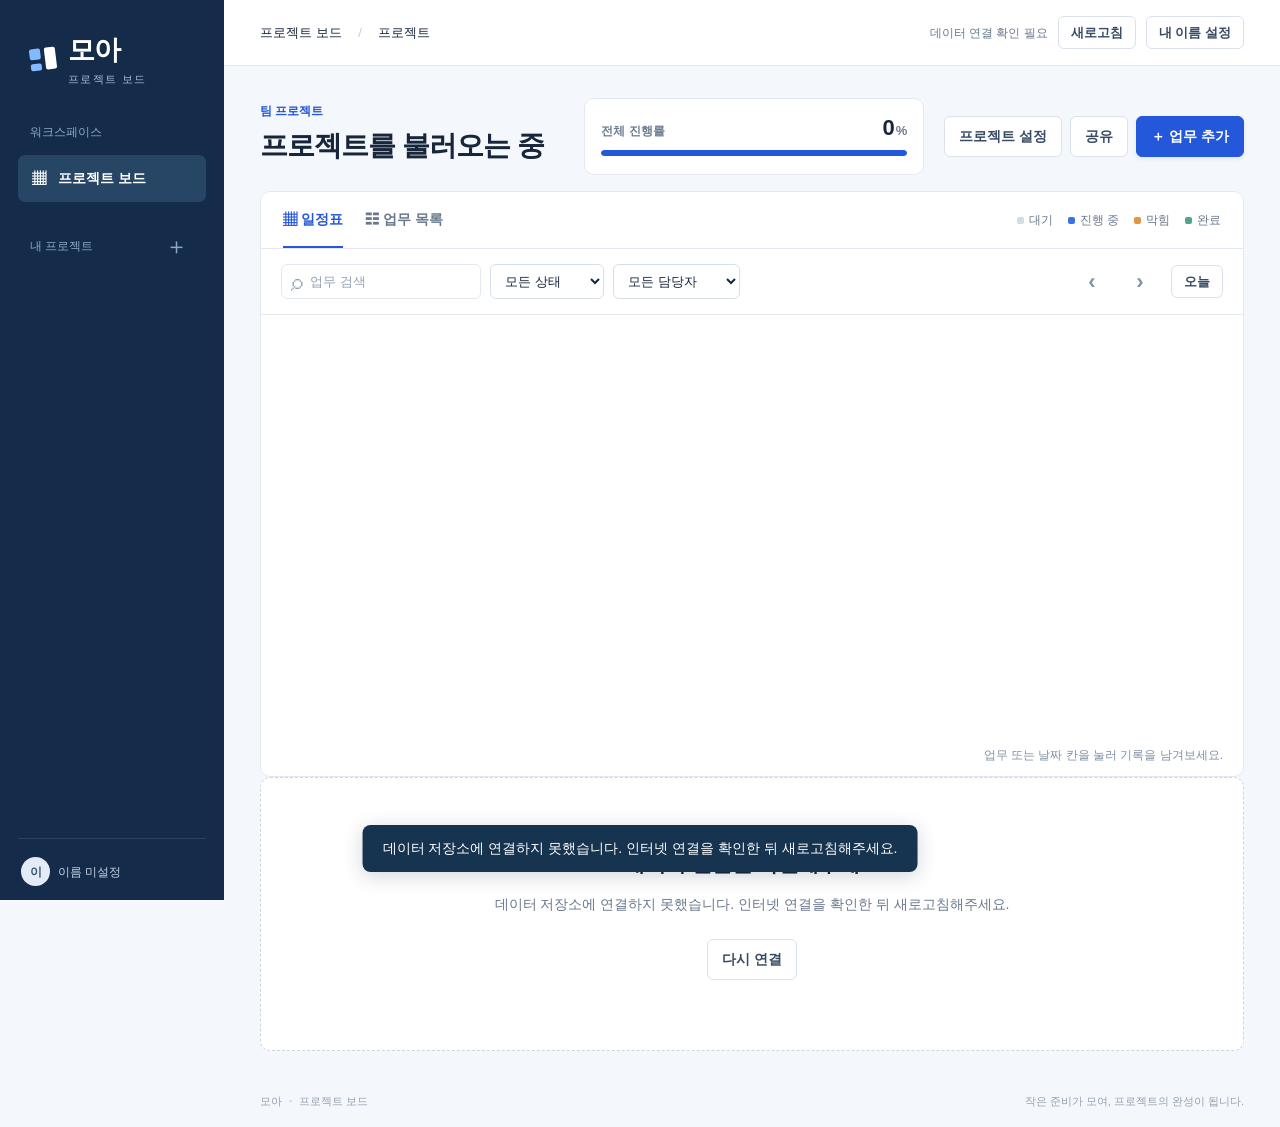
<file: projects/index.html>
<!doctype html>
<html lang="ko">
<head><meta charset="UTF-8"><meta name="viewport" content="width=device-width,initial-scale=1"><meta name="color-scheme" content="light"><meta name="description" content="프로젝트 보드 프로젝트의 하위 업무, 담당자, 일별 추진현황을 함께 관리합니다."><title>모아 · 프로젝트 보드 프로젝트</title><link rel="icon" href="data:image/svg+xml,%3Csvg xmlns='http://www.w3.org/2000/svg' viewBox='0 0 40 40'%3E%3Crect width='40' height='40' rx='10' fill='%231d4ed8'/%3E%3Cpath d='M10 12h8v8h-8zm12 0h8v16h-8zM10 24h8v4h-8z' fill='white'/%3E%3C/svg%3E"><link rel="stylesheet" href="./styles.css"></head>
<body>
<div class="app-shell">
 <aside class="rail"><a class="brand" href="./" aria-label="모아 프로젝트 홈"><span class="brand-mark"><i></i><i></i><i></i></span><span>모아<small>프로젝트 보드</small></span></a><div class="rail-caption">워크스페이스</div><div class="rail-current"><span>▦</span> 프로젝트 보드</div><div class="rail-heading">내 프로젝트<button id="rail-add" class="icon-btn" aria-label="프로젝트 추가">＋</button></div><nav id="project-list" aria-label="프로젝트 목록"></nav><div class="rail-bottom"><div class="account"><span class="avatar" id="avatar">G</span><span id="account-name">이름 미설정</span></div></div></aside>
 <main><header class="topbar"><span>프로젝트 보드 <span class="crumb">/</span> 프로젝트</span><div class="top-actions"><span id="connection" class="connection">연결 준비 중</span><button id="refresh" class="btn compact">새로고침</button><button id="connect-github" class="btn compact">내 이름 설정</button></div></header>
 <div id="workspace" hidden><div id="demo-banner" class="demo-banner" hidden><span><b>샘플 체험</b> 가상 업무입니다. 변경사항은 새로고침하면 초기화됩니다.</span><a href="./">프로젝트 보드 열기</a></div>
 <div class="workspace-content"><div class="mobile-projects"><select id="mobile-project" aria-label="프로젝트 선택"></select><button id="mobile-add" class="btn compact" aria-label="새 프로젝트 만들기">＋</button></div><section class="project-heading"><div><div class="eyebrow">팀 프로젝트</div><h1 id="project-title">프로젝트를 불러오는 중</h1><p id="project-desc"></p><div class="project-meta"><span id="project-period"></span><span id="member-count"></span></div></div><div class="heading-progress" aria-label="전체 진행률"><div class="hp-top"><span>전체 진행률</span><strong id="stat-percent">0<em>%</em></strong></div><div class="progress-track"><i id="overall-progress"></i></div><small id="stat-done-text"></small></div><div class="heading-actions"><button id="project-settings" class="btn">프로젝트 설정</button><button id="share" class="btn">공유</button><button id="new-task" class="btn primary">＋ 업무 추가</button></div></section>
 
 <section class="board"><div class="board-top"><div class="view-tabs" role="tablist" aria-label="업무 보기"><button class="active" id="timeline-tab" role="tab" aria-selected="true">▦ 일정표</button><button id="list-tab" role="tab" aria-selected="false">☷ 업무 목록</button></div><div class="legend"><span><i class="todo"></i>대기</span><span><i class="doing"></i>진행 중</span><span><i class="blocked"></i>막힘</span><span><i class="done"></i>완료</span></div></div>
 <div class="toolbar"><label class="search-label"><span>⌕</span><input id="search" type="search" aria-label="업무 검색" placeholder="업무 검색"></label><select id="status-filter" aria-label="상태 필터"><option value="all">모든 상태</option><option value="todo">진행 대기</option><option value="doing">진행 중</option><option value="blocked">막힘</option><option value="done">완료</option><option value="late">지연 업무</option></select><select id="owner-filter" aria-label="담당자 필터"><option value="all">모든 담당자</option></select><div class="date-nav"><button id="prev-month" class="icon-btn" aria-label="이전 달">‹</button><span id="month-label"></span><button id="next-month" class="icon-btn" aria-label="다음 달">›</button><button id="today" class="btn compact">오늘</button></div></div>
 <div id="board-content" class="board-content" tabindex="0" aria-label="업무별 날짜 일정표"></div><footer class="board-footer"><span id="task-count"></span><span>업무 또는 날짜 칸을 눌러 기록을 남겨보세요.</span></footer></section>
 <div id="empty-projects" class="empty-projects" hidden><div class="empty-icon">▦</div><h2>첫 프로젝트를 시작하세요</h2><p>업무를 정리하고 담당자와 일정을 함께 관리하세요.</p><button id="empty-create" class="btn primary">＋ 프로젝트 만들기</button></div>
 <section id="attention" class="attention"></section><footer class="page-footer"><span>모아 <b>·</b> 프로젝트 보드</span><span>작은 준비가 모여, 프로젝트의 완성이 됩니다.</span></footer></div></div>
 </main></div>
<dialog id="task-dialog" class="sheet"><form id="task-form"><header class="dialog-header"><div><span class="eyebrow" id="task-mode">업무 상세</span><h2 id="task-dialog-title">업무 수정</h2></div><button type="button" class="icon-btn" data-close aria-label="닫기">×</button></header><div class="dialog-body"><div id="conflict-note" class="warning-box" hidden>다른 사람이 수정한 최신 내용이 있습니다. 현재 입력을 복사한 뒤 닫고 다시 열어주세요.</div><label>업무명<input name="title" required maxlength="150" placeholder="어떤 일을 해야 하나요?"></label><div class="form-row"><label>단계<input name="phase" maxlength="40" placeholder="예: 준비, 실행, 마무리" list="phases"></label><datalist id="phases"><option>기획</option><option>준비</option><option>실행</option><option>마무리</option></datalist><label>담당자 <span class="optional">선택</span><input name="owner" maxlength="80" placeholder="미지정" list="owners"></label><datalist id="owners"></datalist></div><div class="form-row"><label>시작일<input type="date" name="start" required></label><label>마감일<input type="date" name="end" required></label></div><div class="form-row"><label>상태<select name="status"><option value="todo">진행 대기</option><option value="doing">진행 중</option><option value="blocked">막힘</option><option value="done">완료</option></select></label><div class="progress-auto"><span class="progress-auto-title">진행률 <b id="percent-label">0%</b></span><div class="progress-track"><i id="task-progress"></i></div><small id="progress-hint"></small></div></div><label id="blocker-label" hidden>막힌 이유<textarea name="blocker" rows="2" maxlength="1000" placeholder="어떤 도움이 필요한가요?"></textarea></label><label>관련 자료 링크 <span class="optional">선택</span><input name="link" type="url" maxlength="2000" placeholder="https://..."></label><section class="form-section"><div class="section-title"><h3>하위 업무</h3><span id="check-count"></span></div><div id="checklist"></div><div class="inline-add"><input id="check-input" maxlength="200" placeholder="하위 업무 입력 (예: 공고문 작성)" aria-label="새 하위 업무"><button type="button" id="add-check" class="btn compact">추가</button></div></section><section class="form-section"><div class="section-title"><h3>날짜별 추진 기록</h3><span class="optional">저장 시 함께 등록</span></div><label>기록 날짜<input type="date" name="logDate" required></label><label class="sr-only" for="log-note">추진 내용</label><textarea name="note" id="log-note" rows="3" maxlength="2000" placeholder="오늘 진행한 일, 결정사항 또는 다음 할 일을 적어주세요."></textarea><div id="task-history" class="history"></div></section><p id="task-error" class="form-error" role="alert"></p></div><footer class="dialog-footer"><button type="button" id="delete-task" class="btn danger">업무 삭제</button><button type="button" class="btn" data-close>취소</button><button type="submit" class="btn primary">변경사항 저장</button></footer></form></dialog>
<dialog id="sub-dialog" class="sheet"><form id="sub-form"><header class="dialog-header"><div><span class="eyebrow">하위 업무 · <span id="sub-parent"></span></span><h2>하위 업무 기록</h2></div><button type="button" class="icon-btn" data-close aria-label="닫기">×</button></header><div class="dialog-body"><label>하위 업무명<input name="text" required maxlength="200"></label><div class="form-row"><label>시작일<input type="date" name="start" required></label><label>마감일<input type="date" name="end" required></label></div><label class="done-toggle"><input type="checkbox" name="done"> 완료 <span id="sub-done-at" class="optional"></span></label><section class="form-section"><div class="section-title"><h3>날짜별 특이사항</h3><span class="optional">저장 시 함께 등록</span></div><label>기록 날짜<input type="date" name="noteDate" required></label><label class="sr-only" for="sub-note">특이사항</label><textarea name="note" id="sub-note" rows="3" maxlength="1000" placeholder="진행 상황, 이슈, 결정사항 등을 적어주세요."></textarea><div id="sub-history" class="history"></div></section><p id="sub-error" class="form-error" role="alert"></p></div><footer class="dialog-footer"><button type="button" class="btn" data-close>취소</button><button type="submit" class="btn primary">저장</button></footer></form></dialog>
<dialog id="project-dialog" class="modal"><form id="project-form"><header class="dialog-header"><h2 id="project-dialog-title">새 프로젝트</h2><button type="button" class="icon-btn" data-close aria-label="닫기">×</button></header><div class="dialog-body"><label>프로젝트명<input name="name" required maxlength="100" placeholder="예: 4분기 업무 운영체계 정비"></label><label>프로젝트 설명<textarea name="description" maxlength="1000" rows="3" placeholder="팀이 함께 달성할 목표"></textarea></label><div class="form-row"><label>시작일<input name="start" type="date" required></label><label>종료일<input name="end" type="date" required></label></div><p id="project-error" class="form-error" role="alert"></p></div><footer class="dialog-footer"><button class="btn" type="button" data-close>취소</button><button class="btn primary" type="submit">저장</button></footer></form></dialog>
<dialog id="share-dialog" class="modal"><div><header class="dialog-header"><h2>프로젝트 공유</h2><button class="icon-btn" type="button" data-close aria-label="닫기">×</button></header><div class="dialog-body"><p>이 링크를 받은 사람은 별도 가입 없이 바로 보고 편집할 수 있습니다.</p><label>프로젝트 링크<div class="inline-add"><input id="share-url" readonly><button class="btn compact" type="button" id="copy-link">복사</button></div></label><p class="helper">링크가 외부로 전달되지 않도록 팀 내부에서만 공유해주세요.</p></div><footer class="dialog-footer"><button class="btn" type="button" data-close>닫기</button></footer></div></dialog>
<dialog id="github-dialog" class="modal"><form id="github-form"><header class="dialog-header"><h2>내 이름 설정</h2><button class="icon-btn" type="button" data-close aria-label="닫기">×</button></header><div class="dialog-body"><p>업무 기록에 남을 이름을 입력해주세요. 이 브라우저에 기억되어 다음부터는 묻지 않습니다.</p><label>이름<input name="name" required maxlength="30" autocomplete="name" placeholder="예: 홍길동"></label><p id="github-error" class="form-error" role="alert"></p></div><footer class="dialog-footer"><button class="btn" type="button" data-close>취소</button><button class="btn primary" type="submit">저장</button></footer></form></dialog>
<dialog id="confirm-dialog" class="modal small"><form method="dialog"><div class="dialog-body"><h2>이 업무를 삭제할까요?</h2><p>하위 업무와 추진 기록도 함께 삭제됩니다.</p></div><footer class="dialog-footer"><button class="btn" value="cancel">취소</button><button class="btn danger filled" value="delete">삭제</button></footer></form></dialog>
<div id="toast" role="status" aria-live="polite" hidden></div><noscript>프로젝트 보드는 JavaScript를 켠 브라우저에서 사용할 수 있습니다.</noscript><script type="module" src="./app.mjs"></script>
</body></html>
</file>
<file: projects/styles.css>
@charset "UTF-8";
:root{--ink:#18263c;--muted:#69788d;--line:#e4e9f1;--blue:#2458da;--navy:#142c4a;--surface:#f4f7fb;--green:#168067;--orange:#b55d17;--red:#c45047;font-family:'Pretendard','Noto Sans KR','Malgun Gothic',sans-serif;color:var(--ink);font-size:16px;line-height:1.5;color-scheme:light}
*{box-sizing:border-box}body{margin:0;background:var(--surface)}button,input,textarea,select{font:inherit}button,a,input,select,textarea{-webkit-tap-highlight-color:transparent}button{cursor:pointer}button:disabled{cursor:wait;opacity:.55}a{color:inherit;text-decoration:none}button:focus-visible,a:focus-visible,input:focus-visible,select:focus-visible,textarea:focus-visible,[tabindex]:focus-visible{outline:3px solid #719eff;outline-offset:3px}[hidden]{display:none!important}.app-shell{display:flex;min-height:100vh}.rail{width:224px;flex-shrink:0;background:var(--navy);color:#c6d2e4;position:fixed;inset:0 auto 0 0;padding:30px 18px 14px;display:flex;flex-direction:column;z-index:20}.brand{display:flex;align-items:center;gap:12px;color:white;padding:0 12px 36px;font-size:27px;font-weight:800;letter-spacing:-1px}.brand small{display:block;font-size:11px;letter-spacing:1.4px;font-weight:500;color:#a5bad5;margin-top:0}.brand-mark{display:grid;grid-template-columns:11px 11px;grid-template-rows:11px 7px;gap:4px;transform:rotate(-7deg)}.brand-mark i{background:#85b9ff;border-radius:2px}.brand-mark i:nth-child(2){grid-row:span 2;background:white}.rail-caption,.rail-heading{font-size:12px;color:#8ea7c7;padding:0 12px}.rail-current{margin:14px 0 28px;padding:13px 14px;background:#274666;border-radius:7px;font-size:14px;font-weight:700;color:white;display:flex;gap:12px}.rail-heading{display:flex;align-items:center;justify-content:space-between;margin-bottom:10px}.icon-btn{border:0;background:transparent;color:inherit;min-width:32px;height:32px;font-size:23px;display:inline-flex;align-items:center;justify-content:center;border-radius:5px}.icon-btn:hover{background:#7891ae22}#project-list{overflow:auto;flex:1}.project-nav{display:flex;align-items:flex-start;gap:9px;width:100%;text-align:left;border:0;background:transparent;color:#bacbe0;padding:11px 12px;border-radius:6px;font-size:14px;margin:3px 0}.project-nav:before{content:'';width:7px;height:7px;background:#718dab;flex-shrink:0;margin-top:7px;border-radius:2px}.project-nav.active{background:#ffffff0d;color:white}.project-nav.active:before{background:#80b5ff}.rail-bottom>a{display:flex;justify-content:space-between;padding:9px 12px;font-size:13px;color:#aabed7}.account{border-top:1px solid #ffffff1a;margin-top:16px;padding:18px 3px 0;display:flex;align-items:center;gap:8px;font-size:12px}.account #account-name{overflow:hidden;text-overflow:ellipsis;white-space:nowrap;flex:1}.avatar{border-radius:50%;width:29px;height:29px;display:inline-flex;align-items:center;justify-content:center;background:#e3ebf7;color:#395575;font-size:12px;font-weight:700;flex-shrink:0}main{min-width:0;width:calc(100% - 224px);margin-left:224px}.topbar{height:66px;border-bottom:1px solid var(--line);background:white;display:flex;align-items:center;justify-content:space-between;padding:0 36px;font-size:13px}.crumb{color:#c2cbd7;margin:0 13px}.connection{color:var(--muted);font-size:12px}.connection.live:before{content:'';display:inline-block;width:6px;height:6px;border-radius:50%;background:var(--green);margin-right:7px}.workspace-content{padding:32px 36px 18px;max-width:1920px;margin:auto}.project-heading{display:flex;align-items:center;justify-content:space-between;gap:20px;margin-bottom:26px}.eyebrow{font-size:12px;color:var(--blue);font-weight:700;margin-bottom:7px}h1{font-size:28px;letter-spacing:-1px;line-height:1.35;margin:0 0 9px;font-weight:750}h2{font-size:21px;margin:0 0 8px;letter-spacing:-.6px}h3{font-size:16px;margin:0}.project-heading p{font-size:14px;color:var(--muted);margin:0 0 12px}.project-meta{display:flex;gap:18px;font-size:12px;color:var(--muted)}.heading-actions{display:flex;gap:8px;flex-shrink:0}.btn{border:1px solid #dbe2ec;background:white;color:#394b64;padding:9px 14px;border-radius:6px;font-size:14px;font-weight:600;white-space:nowrap;display:inline-flex;justify-content:center;align-items:center;gap:6px;min-height:38px}.btn:hover{background:#f3f6fb}.btn.primary{background:var(--blue);border-color:var(--blue);color:white;box-shadow:0 2px 4px #2458da18}.btn.primary:hover{background:#1847bc}.btn.ghost{border-color:transparent;background:transparent}.btn.compact{font-size:13px;padding:6px 12px;min-height:32px}.metrics{display:grid;grid-template-columns:1.2fr 1fr 1fr 1fr;border:1px solid var(--line);border-radius:10px;background:white;margin-bottom:25px}.metric{padding:21px 24px;text-align:left;border:0;background:none;border-right:1px solid var(--line);position:relative}.metric:last-child{border:0}.metric>span{font-size:13px;color:#53657c;display:flex;justify-content:space-between;align-items:center}.metric strong{font-size:30px;display:block;font-weight:700;line-height:1.6;letter-spacing:-.8px}.metric strong em{font-size:15px;font-style:normal;font-weight:500;color:var(--muted);letter-spacing:0}.metric small{font-size:12px;color:var(--muted)}.metric:hover{background:#f9fbff}.metric-symbol{display:flex;align-items:center;justify-content:center;font-style:normal;width:22px;height:22px;border-radius:50%;font-weight:bold}.green{background:#e7f4ed;color:var(--green)}.orange{background:#fff0df;color:var(--orange)}.gray{background:#edf0f5;color:#71829a}.progress-track{height:5px;background:#eaf0fb;margin-top:12px;border-radius:10px;overflow:hidden}.progress-track i{height:100%;display:block;background:var(--blue);border-radius:10px}.board{background:white;border:1px solid var(--line);border-radius:10px;overflow:hidden}.board-top{display:flex;align-items:center;justify-content:space-between;border-bottom:1px solid var(--line);padding:0 22px;min-height:57px;gap:12px}.view-tabs{display:flex;align-self:stretch;gap:22px}.view-tabs button{border:0;background:transparent;font-size:14px;font-weight:600;color:var(--muted);padding:0 0 0;border-bottom:2px solid transparent}.view-tabs button.active{color:var(--blue);border-bottom-color:var(--blue)}.legend{display:flex;gap:15px;font-size:12px;color:var(--muted)}.legend span{display:flex;align-items:center;gap:5px}.legend i{width:7px;height:7px;border-radius:2px}.todo{--bar:#d3dbe8;--bar-ink:#536782;--bar-bg:#eef2f7}.doing{--bar:#3973e9;--bar-ink:#2359be;--bar-bg:#e4edff}.blocked{--bar:#e09741;--bar-ink:#975911;--bar-bg:#fff1dc}.done{--bar:#51a58e;--bar-ink:#267f68;--bar-bg:#e6f3ee}.legend i{background:var(--bar)}.toolbar{display:flex;align-items:center;gap:9px;padding:15px 20px;flex-wrap:wrap}.search-label{display:flex;align-items:center;border:1px solid var(--line);border-radius:6px;gap:7px;padding:5px 9px!important;margin:0!important;max-width:200px}.search-label>span{font-size:23px;line-height:1;color:#91a0b4}.search-label input{border:0!important;padding:0!important;min-width:0;font-size:13px;background:transparent;outline-offset:5px}.toolbar select{font-size:13px;max-width:170px;padding:8px 26px 8px 10px}.date-nav{margin-left:auto;display:flex;align-items:center;gap:8px;font-size:14px;font-weight:650}.date-nav .icon-btn{font-size:22px;color:#8091a8}.date-nav .btn{margin-left:7px}.board-content{overflow:auto;max-height:590px;scrollbar-width:thin;position:relative;border-top:1px solid var(--line);min-height:200px}.timeline{width:max-content;min-width:100%;--day:40px;--label:340px}.timeline-row{display:flex;min-height:65px;border-bottom:1px solid #edf0f5;position:relative}.row-label{position:sticky;left:0;z-index:5;width:var(--label);flex-shrink:0;background:white;border-right:1px solid #d9e1ed;padding:13px 18px;display:flex;align-items:center;gap:11px;cursor:pointer;text-align:left;color:var(--ink)}button.row-label{border-top:0;border-bottom:0;border-left:0}.row-label:hover{background:#f7faff}.row-label .task-text{min-width:0;flex:1}.task-name{display:block;font-size:14px;font-weight:600;white-space:nowrap;overflow:hidden;text-overflow:ellipsis}.task-sub{display:flex;align-items:center;gap:8px;font-size:12px;color:#7a879b;margin-top:4px}.status-icon{width:18px;height:18px;border-radius:50%;display:flex;align-items:center;justify-content:center;font-size:11px;font-weight:bold;border:1.5px solid var(--bar);color:var(--bar-ink);flex-shrink:0;background:var(--bar-bg)}.owner-pill{font-size:11px;max-width:58px;white-space:nowrap;overflow:hidden;text-overflow:ellipsis;color:#6a7c94;background:#f0f3f8;border-radius:4px;padding:3px 6px}.owner-pill.unassigned{background:transparent;border:1px dashed #ced7e4}.days{display:flex;position:relative;isolation:isolate}.day-cell{width:var(--day);flex-shrink:0;position:relative;border-right:1px solid #f0f2f6;background:white;min-height:64px;padding:0;border-top:0;border-bottom:0;border-left:0}.day-cell.weekend{background:#f8f9fc}.day-cell.today{background:#f0f5ff}.day-cell.today:after{content:'';position:absolute;left:50%;top:0;bottom:0;width:1px;background:#a8c1f5;z-index:-1}.day-cell:hover{background:#eaf0fa}.day-cell.has-log:before{content:'';position:absolute;bottom:7px;left:calc(50% - 2px);width:4px;height:4px;border-radius:50%;background:#396bbb}.date-header{position:sticky;top:0;z-index:10;min-height:65px;background:#fafbfd}.date-header .row-label{background:#fafbfd;color:#6e7d91;font-size:12px;justify-content:space-between}.date-header .day-cell{display:flex;flex-direction:column;align-items:center;justify-content:center;font-size:12px;color:#8b98aa;gap:3px;background:#fafbfd;cursor:default}.date-header .day-cell b{font-size:13px;font-weight:600;color:#54647c}.date-header .today b{background:var(--blue);color:white;border-radius:5px;width:25px;text-align:center}.group-row{min-height:35px;background:#f7f9fc;font-size:12px;font-weight:700;color:#526783}.group-row .row-label{padding:8px 18px;background:#f7f9fc}.group-row .group-fill{flex:1;background:#f7f9fc}.group-count{font-size:11px;color:#8b98ab;margin-left:5px}.bar{position:absolute;top:18px;height:28px;border:1px solid color-mix(in srgb,var(--bar) 45%,white);border-radius:5px;z-index:2;background:var(--bar-bg);color:var(--bar-ink);overflow:hidden;font-size:11px;text-align:left;padding:0 10px;display:flex;align-items:center;gap:6px;white-space:nowrap;min-width:12px}.bar-fill{position:absolute;inset:0 auto 0 0;background:var(--bar);opacity:.15;z-index:-1}.bar span{overflow:hidden;text-overflow:ellipsis;flex:1}.bar b{font-size:11px;font-weight:650}.bar.done{border-color:#a9d3c5}.bar.blocked{border-style:dashed}.board-footer{display:flex;justify-content:space-between;padding:12px 20px;font-size:12px;color:#8090a5;gap:12px}.board-footer>span:first-child{font-weight:600}.attention{display:flex;gap:14px;margin-top:18px}.attention-item{border:1px solid #eadfce;background:#fffcf6;padding:12px 16px;border-radius:6px;color:#8b652d;display:flex;align-items:center;gap:10px;font-size:13px;flex:1;text-align:left}.attention-item b{font-weight:650}.page-footer{display:flex;justify-content:space-between;font-size:11px;color:#95a1b2;padding-top:24px}.page-footer b{color:#bdc7d5;margin:0 4px}.empty-projects{background:white;border:1px dashed #c8d5e7;border-radius:10px;text-align:center;padding:70px 20px}.empty-projects p{color:var(--muted);font-size:14px;margin-bottom:24px}.empty-icon{font-size:40px;color:var(--blue);margin-bottom:12px}.empty-result{text-align:center;padding:65px 20px;color:var(--muted);font-size:14px}.list-table{border-collapse:collapse;width:100%;min-width:790px;text-align:left}.list-table th{font-size:12px;font-weight:600;padding:12px 18px;background:#f7f9fc;color:var(--muted);position:sticky;top:0}.list-table td{font-size:14px;padding:17px 18px;border-top:1px solid var(--line)}.list-table tr[data-task]{cursor:pointer}.list-table tr[data-task]:hover{background:#f6f9ff}.badge{display:inline-flex;font-size:12px;padding:4px 8px;background:var(--bar-bg);color:var(--bar-ink);border-radius:4px;white-space:nowrap}.late-text{color:#b66321!important}.demo-banner{padding:9px 36px;background:#e9f0ff;border-bottom:1px solid #d4e0f9;font-size:12px;color:#48618b;display:flex;justify-content:space-between;gap:12px}.demo-banner b{color:#2458da;margin-right:8px}.demo-banner a{text-decoration:underline;white-space:nowrap}
input,textarea,select{border:1px solid #d7dfeb;border-radius:6px;background:white;color:var(--ink);padding:10px 11px;min-width:0}input::placeholder,textarea::placeholder{color:#96a2b3}textarea{resize:vertical;width:100%;font-size:14px}label{display:flex;flex-direction:column;gap:7px;font-size:13px;font-weight:550;margin-bottom:17px}label input,label select{width:100%;font-size:14px}label .optional{display:contents}input[type=range]{padding:0;accent-color:var(--blue);height:32px}.optional,.helper{font-size:12px;color:var(--muted);font-weight:400}.helper{line-height:1.7;margin:0 0 14px}.form-row{display:grid;grid-template-columns:1fr 1fr;gap:14px}output{float:right;font-size:12px;color:var(--blue)}dialog{padding:0;border:0;color:var(--ink);background:white;box-shadow:0 20px 100px #0b214b30;max-height:95dvh}dialog::backdrop{background:#142c4a66;backdrop-filter:blur(2px)}dialog.modal{width:min(520px,calc(100vw - 32px));border-radius:12px}dialog.small{width:min(400px,calc(100vw - 32px))}dialog.sheet{margin:0 0 0 auto;position:fixed;inset:0 0 0 auto;width:540px;max-width:100vw;height:100dvh;max-height:100dvh;border-radius:12px 0 0 12px}.sheet form{height:100%;display:flex;flex-direction:column}.dialog-header{padding:24px 26px 19px;display:flex;align-items:flex-start;justify-content:space-between;gap:18px;border-bottom:1px solid var(--line)}.dialog-header .eyebrow{display:block;font-size:11px}.dialog-header h2{font-size:20px;margin:0}.dialog-body{padding:24px 26px;overflow:auto;flex:1}.dialog-body>p{font-size:14px;color:var(--muted);margin:0 0 20px}.dialog-footer{border-top:1px solid var(--line);padding:17px 26px;display:flex;gap:8px;justify-content:flex-end;background:white}.btn.danger{color:#b34c45;border-color:#efd5d2;margin-right:auto}.btn.danger.filled{color:white;background:#bc4b42}.form-section{border-top:1px solid var(--line);padding-top:21px;margin-top:23px}.section-title{display:flex;align-items:center;justify-content:space-between;margin-bottom:16px;font-size:12px;color:var(--muted)}.check-row{display:flex;gap:9px;align-items:center;margin-bottom:8px;padding:8px 10px;border:1px solid #edf0f4;border-radius:6px;font-size:14px}.check-row label{margin:0;display:flex;flex-direction:row;align-items:center;flex:1;font-weight:400;overflow-wrap:anywhere}.check-row input[type=checkbox]{width:16px;height:16px;accent-color:var(--blue);flex-shrink:0}.check-row:has(:checked) label{color:#7d8a9b;text-decoration:line-through}.check-row .icon-btn{font-size:17px;min-width:25px;height:25px;color:#8594a8}.inline-add{display:flex;gap:8px}.inline-add input{flex:1;width:100%;font-size:13px}.form-error{font-size:13px!important;color:#b7443c!important;line-height:1.6;white-space:pre-line;margin-top:12px!important}.form-error:empty{display:none}.warning-box{background:#fff4dc;color:#935e16;font-size:13px;padding:12px;border-radius:6px;margin-bottom:18px}.history{border-left:2px solid #e5ebf4;margin:20px 0 0 5px;padding-left:17px}.history-entry{margin-bottom:20px;position:relative}.history-entry:before{content:'';position:absolute;left:-22px;top:5px;width:8px;height:8px;background:#b9cde9;border:2px solid white;border-radius:50%}.history-meta{display:flex;flex-wrap:wrap;gap:8px;font-size:11px;color:#8593a5}.history-entry p{font-size:13px;line-height:1.7;margin:5px 0;white-space:pre-wrap;overflow-wrap:anywhere}.history-state{font-size:11px;color:#5f7390}.login-view{display:grid;grid-template-columns:1fr 1fr;max-width:900px;margin:12vh auto 50px;background:white;border:1px solid var(--line);border-radius:16px;overflow:hidden}.login-art{background:#e8effb;padding:50px 40px;display:flex;flex-direction:column;justify-content:center}.login-art p{font-size:30px;font-weight:750;letter-spacing:-1px;line-height:1.5;margin:30px 0 12px}.login-art>span{font-size:13px;color:#637a9a}.mini-grid{position:relative;height:110px;background:repeating-linear-gradient(90deg,transparent 0,transparent 29px,#cddbf0 30px),repeating-linear-gradient(0deg,transparent 0,transparent 29px,#cddbf0 30px);border:1px solid #cddbf0;border-radius:8px;overflow:hidden}.mini-grid i{position:absolute;height:14px;background:#618de4;border-radius:4px;width:50%;left:10%;top:13px}.mini-grid i:nth-child(2){top:42px;left:25%;width:60%;background:#4f9d88}.mini-grid i:nth-child(3){top:73px;left:45%;width:40%;background:#9bb5eb}.login-form{padding:44px 36px}.login-form h1{font-size:23px}.login-form p{font-size:13px;color:var(--muted);margin:0 0 25px}.login-form .btn{width:100%;margin-bottom:7px}.login-form small{display:block;text-align:center;font-size:11px;color:#8d9bae;margin-top:16px}#toast{position:fixed;bottom:28px;left:50%;transform:translateX(-50%);background:#163450;color:white;border-radius:8px;padding:13px 20px;box-shadow:0 4px 20px #10203030;z-index:100;font-size:14px;max-width:90vw}.sr-only{position:absolute!important;width:1px;height:1px;padding:0;overflow:hidden;clip:rect(0,0,0,0);white-space:nowrap;border:0}
@media(min-width:1600px){.timeline{--day:46px;--label:380px}.workspace-content{padding:36px 44px}}@media(max-width:1200px){.rail{width:190px}main{margin-left:190px;width:calc(100% - 190px)}.workspace-content{padding:25px 24px}.topbar{padding:0 24px}.project-heading{align-items:flex-start;flex-direction:column}.heading-actions{align-self:flex-end}.metric{padding:16px}.timeline{--label:300px}.attention{flex-direction:column}.login-view{margin:50px 25px;grid-template-columns:.8fr 1fr}.login-art{padding:25px}.login-art p{font-size:26px}}@media(max-width:800px){.rail{width:64px;padding:22px 8px}.brand{padding:0 8px 30px}.brand>span:last-child,.rail-caption,.rail-current,.rail-heading,.rail-bottom>a,#project-list{display:none}.rail-bottom{margin-top:auto}.account{padding:10px 8px;flex-direction:column}.account #account-name{display:none}.account .icon-btn{font-size:18px}main{margin-left:64px;width:calc(100% - 64px)}.topbar{height:54px;padding:0 17px;font-size:12px}.workspace-content{padding:24px 16px}.project-heading h1{font-size:24px}.heading-actions{align-self:flex-start;flex-wrap:wrap;gap:6px}.heading-actions .btn{font-size:12px;padding:8px 10px}.metrics{grid-template-columns:1fr 1fr}.metric{border-bottom:1px solid var(--line);padding:15px 16px}.metric:nth-child(2){border-right:0}.metric:nth-child(3){border-bottom:0}.metric strong{font-size:26px}.metric small{font-size:11px}.board-top{padding:0 14px;flex-wrap:wrap}.legend{gap:8px;font-size:11px}.view-tabs{min-height:50px;gap:14px}.toolbar{padding:12px;gap:7px}.search-label{max-width:100%;flex:1;min-width:140px}.toolbar select{font-size:12px;max-width:140px}.date-nav{width:100%;justify-content:flex-end;font-size:13px;margin-top:3px}.timeline{--label:205px;--day:36px}.row-label{padding:11px;gap:7px}.task-name{font-size:12px}.task-sub{font-size:11px}.row-label>.owner-pill{display:none}.board-footer{padding:11px;font-size:11px}.board-footer span:last-child{display:none}.page-footer span:last-child{display:none}.demo-banner{padding:9px 16px;font-size:11px;flex-wrap:wrap}.login-view{display:block;margin:28px 16px}.login-art{display:none}.login-form{padding:30px 22px}.login-form h1{font-size:21px}.dialog-body{padding:22px}.dialog-footer{padding:16px}.project-meta{flex-wrap:wrap;gap:6px 14px}.attention-item{font-size:12px}}@media(prefers-reduced-motion:reduce){*{scroll-behavior:auto!important}}

/* Project navigation remains available on small screens. */
.search-label{flex-direction:row;align-items:center}.mobile-projects{display:none}.project-nav{word-break:keep-all}.metric small{word-break:keep-all}.task-name{font-size:14px}@media(max-width:800px){.mobile-projects{display:flex;gap:8px;margin-bottom:20px}.mobile-projects select{font-size:13px;width:100%;flex:1}.timeline{--label:155px}.row-label{padding:10px 8px}.task-name{font-size:12px}.task-sub{gap:4px;font-size:10px}.row-label .status-icon{display:none}.board-top{gap:0}.metrics{margin-bottom:20px}.metric small{font-size:11px}.topbar .connection{font-size:11px}}

.top-actions{display:flex;align-items:center;gap:10px}.text-link{font-size:13px;color:var(--blue);text-decoration:underline}@media(max-width:800px){.topbar{height:auto;min-height:70px;gap:6px;flex-wrap:wrap;padding:10px 16px}.top-actions{gap:6px;flex-wrap:wrap}.top-actions .connection{width:100%}.top-actions .btn{font-size:11px}.brand small{font-size:10px;letter-spacing:0}}

/* 하위 업무 자동 진행률 */
.progress-auto{display:flex;flex-direction:column;justify-content:center;gap:2px;font-size:14px;font-weight:600;color:var(--ink)}
.progress-auto-title b{color:var(--blue);font-size:16px;margin-left:4px}
.progress-auto .progress-track{margin-top:6px}
.progress-auto .progress-track i{width:0;transition:width .2s}
.progress-auto small{font-weight:400;font-size:12px;color:#7a879b;margin-top:4px}
.check-row{flex-wrap:wrap}
.check-text{display:flex;flex-direction:column;gap:2px}
.done-at{font-size:11px;color:#1f7a5c;text-decoration:none;display:inline-block}
.check-row:has(:checked) .done-at{text-decoration:none}
.check-dates{display:flex;align-items:center;gap:4px;font-size:12px;color:#8594a8}
.check-dates input[type=date]{padding:4px 6px;font-size:12px;width:128px}

/* 일정표 하위 업무 행 */
.timeline-row.sub-row{min-height:34px}
.sub-row .day-cell{min-height:34px}
.sub-row .row-label{padding:6px 12px 6px 34px;gap:7px;font-size:12px;color:#55657b;background:white;justify-content:flex-start}
.sub-name{flex:1;min-width:0;white-space:nowrap;overflow:hidden;text-overflow:ellipsis}
.sub-name.is-done{color:#8a97a8;text-decoration:line-through}
.sub-late{font-size:10px;font-weight:600}
.sub-check{width:14px;height:14px;border:1.5px solid #b9c5d6;border-radius:4px;flex-shrink:0;display:grid;place-items:center;font-size:9px;color:white;background:white}
.sub-check.done{background:#2f9e78;border-color:#2f9e78}
.sub-check.late{border-color:#e39a5b}
.sub-bar{position:absolute;top:10px;height:14px;border-radius:4px;border:1px solid #c5d4ee;background:#e9f0fc;z-index:2;padding:0;cursor:pointer;min-width:8px}
.sub-bar.done{background:#dff3eb;border-color:#a9d3c5}
.sub-bar.late{background:#fdf0e4;border-color:#efc195}
.done-mark{position:absolute;top:8px;width:18px;height:18px;border-radius:50%;background:#2f9e78;color:white;font-size:10px;font-weight:700;display:grid;place-items:center;z-index:3;pointer-events:none;box-shadow:0 0 0 2px white}
@media(max-width:800px){.sub-row .row-label{padding-left:22px}.check-dates input[type=date]{width:118px}}
.check-row:has(:checked) label{text-decoration:none}
.check-row:has(:checked) .check-name{text-decoration:line-through}

/* ===== v3: 상단 진행률 + 넓은 일정표 + 하위 업무 트리 ===== */
.project-heading{margin-bottom:16px;align-items:center}
.project-heading h1{margin-bottom:4px}
.project-heading p{margin-bottom:6px}
.heading-progress{flex:1;max-width:340px;min-width:220px;margin-left:auto;padding:12px 16px;border:1px solid var(--line);border-radius:10px;background:white}
.hp-top{display:flex;align-items:baseline;justify-content:space-between;font-size:12px;color:#6e7d91;font-weight:600}
.hp-top strong{font-size:22px;color:var(--ink);font-weight:750}
.hp-top em{font-style:normal;font-size:13px;margin-left:1px;color:#6e7d91}
.heading-progress .progress-track{margin-top:6px;height:6px}
.heading-progress small{display:block;margin-top:6px;font-size:11px;color:#7a879b}
.board-content{max-height:calc(100dvh - 250px);min-height:420px}
.timeline{--label:280px}
.date-header{min-height:44px}
.date-header .day-cell{font-size:9px;gap:1px;min-height:44px}
.date-header .day-cell b{font-size:11px}
.date-header .today b{width:auto;min-width:18px;padding:0 2px;border-radius:4px}
.day-cell.month-start{border-left:1px solid #c9d4e6}
.day-cell{min-height:52px}

/* 상위 업무 */
.timeline-row.task-row{min-height:52px;background:#fbfcff;border-top:1px solid #e3e9f3}
.task-row .row-label{background:#fbfcff;border-left:4px solid var(--bar) !important;padding:8px 10px 8px 10px;gap:8px}
.task-row .task-name{font-size:13.5px;font-weight:700;color:#14233a}
.task-row .task-sub{font-size:10.5px;gap:6px}
.task-pct{font-weight:700;color:var(--bar-ink)}
.task-row .owner-pill{display:inline-block}
.task-row .day-cell{min-height:52px}
.bar{top:11px;height:30px;border-width:1.5px;font-size:11.5px;font-weight:650;padding:0 8px;box-shadow:0 1px 2px rgba(20,35,58,.08)}
.bar-fill{opacity:.32}
.bar span{font-weight:650}
.trunk-start{position:absolute;top:41px;bottom:0;width:0;border-left:1.5px solid #9fb3d1;z-index:1;pointer-events:none}

/* 하위 업무 (트리 연결) */
.timeline-row.sub-row{min-height:30px;background:white}
.sub-row .day-cell{min-height:30px}
.sub-row .row-label{padding:0 10px 0 38px;gap:6px;background:white;font-size:12px;color:#44546a;cursor:default;position:sticky}
.sub-row .tree{position:absolute;left:18px;top:0;bottom:0;width:14px;pointer-events:none}
.sub-row .tree:before{content:'';position:absolute;left:0;top:0;bottom:0;border-left:1.5px solid #9fb3d1}
.sub-row.last .tree:before{bottom:50%}
.sub-row .tree:after{content:'';position:absolute;left:0;top:50%;width:14px;border-top:1.5px solid #9fb3d1}
.sub-toggle{width:16px;height:16px;border:1.5px solid #9fb0c8;border-radius:4px;background:white;color:white;font-size:10px;font-weight:700;display:grid;place-items:center;padding:0;cursor:pointer;flex-shrink:0}
.sub-toggle:hover{border-color:var(--blue);box-shadow:0 0 0 3px #e3ecfd}
.sub-toggle.done{background:#2f9e78;border-color:#2f9e78}
.sub-toggle.late{border-color:#e39a5b}
.sub-open{flex:1;min-width:0;display:flex;align-items:center;gap:6px;background:none;border:0;padding:6px 0;cursor:pointer;text-align:left;color:inherit;font:inherit}
.sub-open:hover .sub-name{color:var(--blue);text-decoration:underline}
.sub-notes{font-size:10px;color:#396bbb;background:#eaf1fd;border-radius:3px;padding:1px 4px;flex-shrink:0}
.sub-link{position:absolute;top:0;height:50%;border-left:1.5px solid #9fb3d1;border-bottom:1.5px solid #9fb3d1;border-bottom-left-radius:6px;z-index:1;pointer-events:none}
.sub-row:not(.last) .days:before{content:none}
.sub-bar{top:8px;height:14px;display:flex;align-items:center;overflow:hidden;font-size:9.5px;color:#46618a;padding:0 5px;white-space:nowrap}
.sub-bar span{overflow:hidden;text-overflow:ellipsis}
.sub-bar.done{color:#1f7a5c}
.sub-bar.late{color:#a35a1c}
.done-mark{top:6px;width:16px;height:16px;font-size:9px}
.done-toggle{flex-direction:row !important;align-items:center;gap:8px;font-weight:600}
.done-toggle input{width:16px;height:16px;accent-color:#2f9e78}
@media(max-width:800px){.timeline{--label:170px}.heading-progress{max-width:none;width:100%;margin-left:0}.sub-row .row-label{padding-left:30px}.sub-row .tree{left:12px}}
.sub-trunk{position:absolute;top:0;bottom:0;width:0;border-left:1.5px solid #9fb3d1;z-index:1;pointer-events:none}
.date-header .day-cell span.mon{color:var(--blue);font-weight:700;white-space:nowrap;font-size:9px}
</file>
